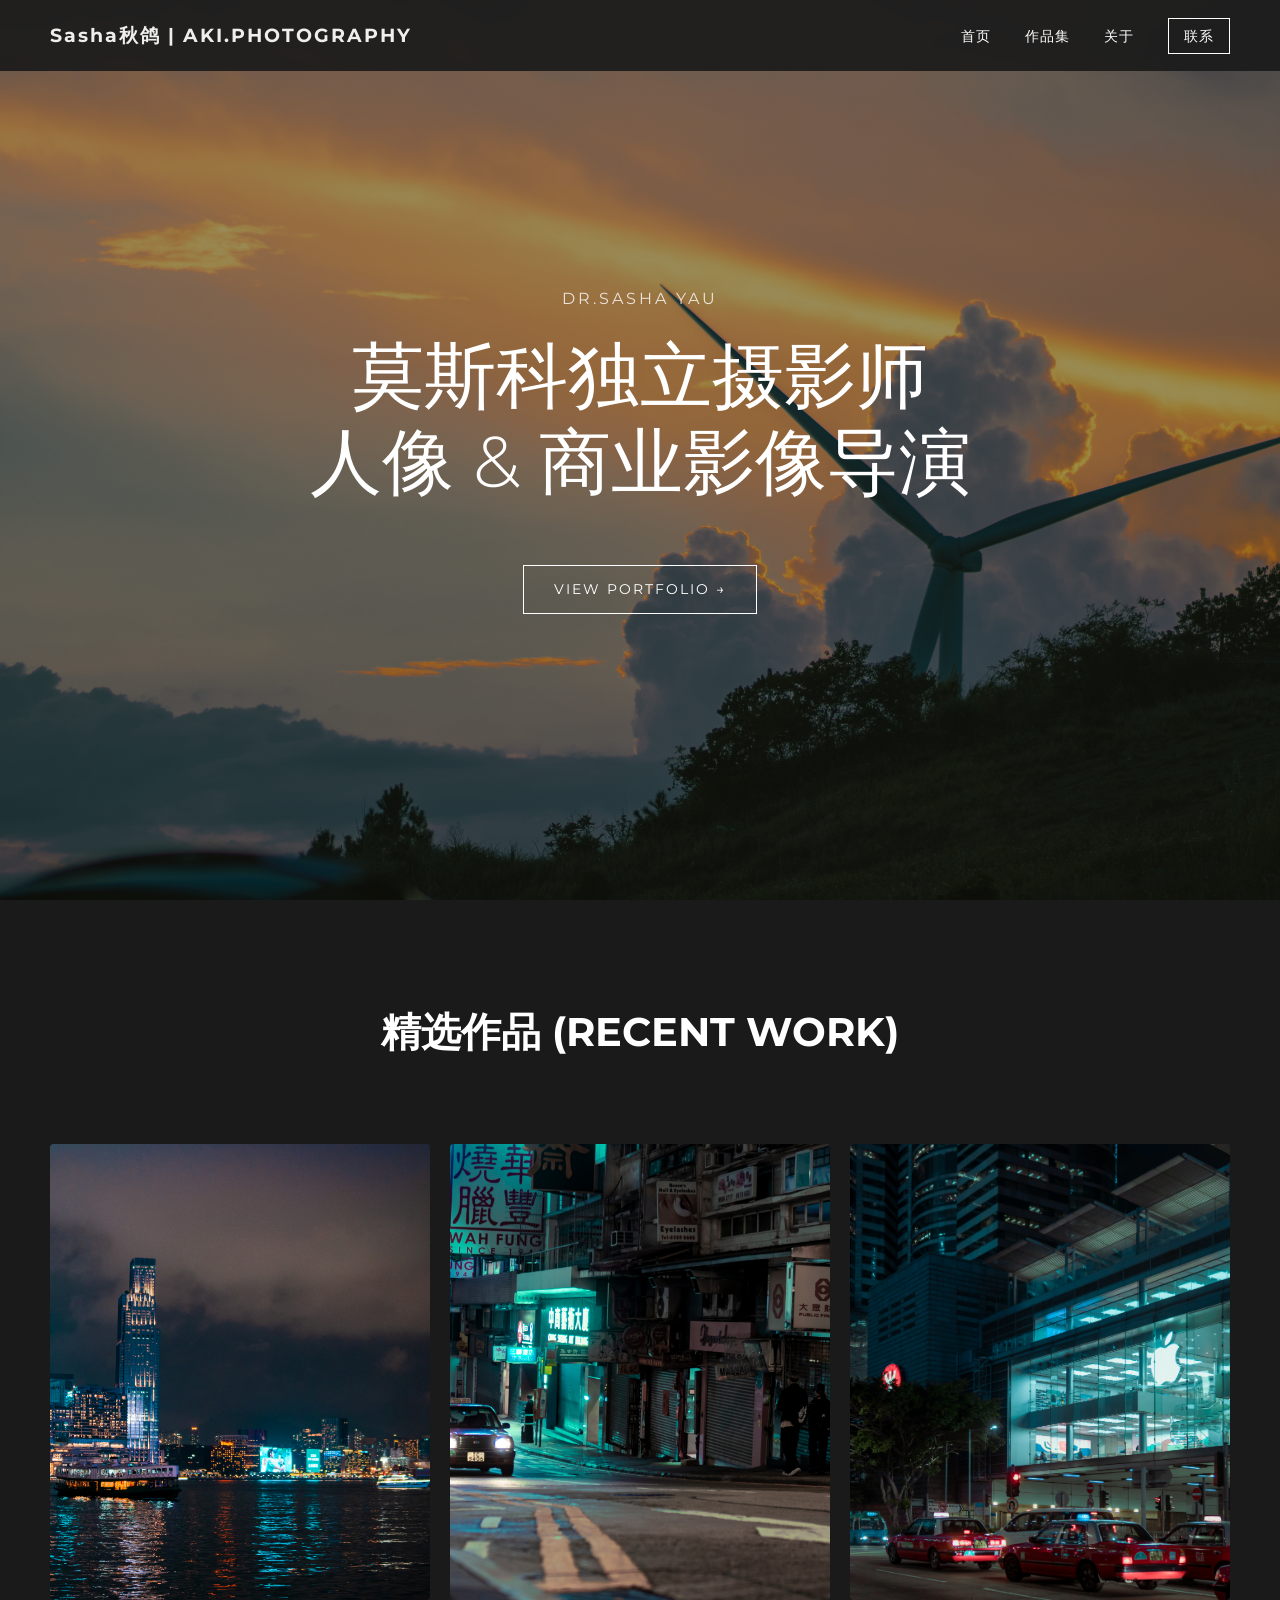
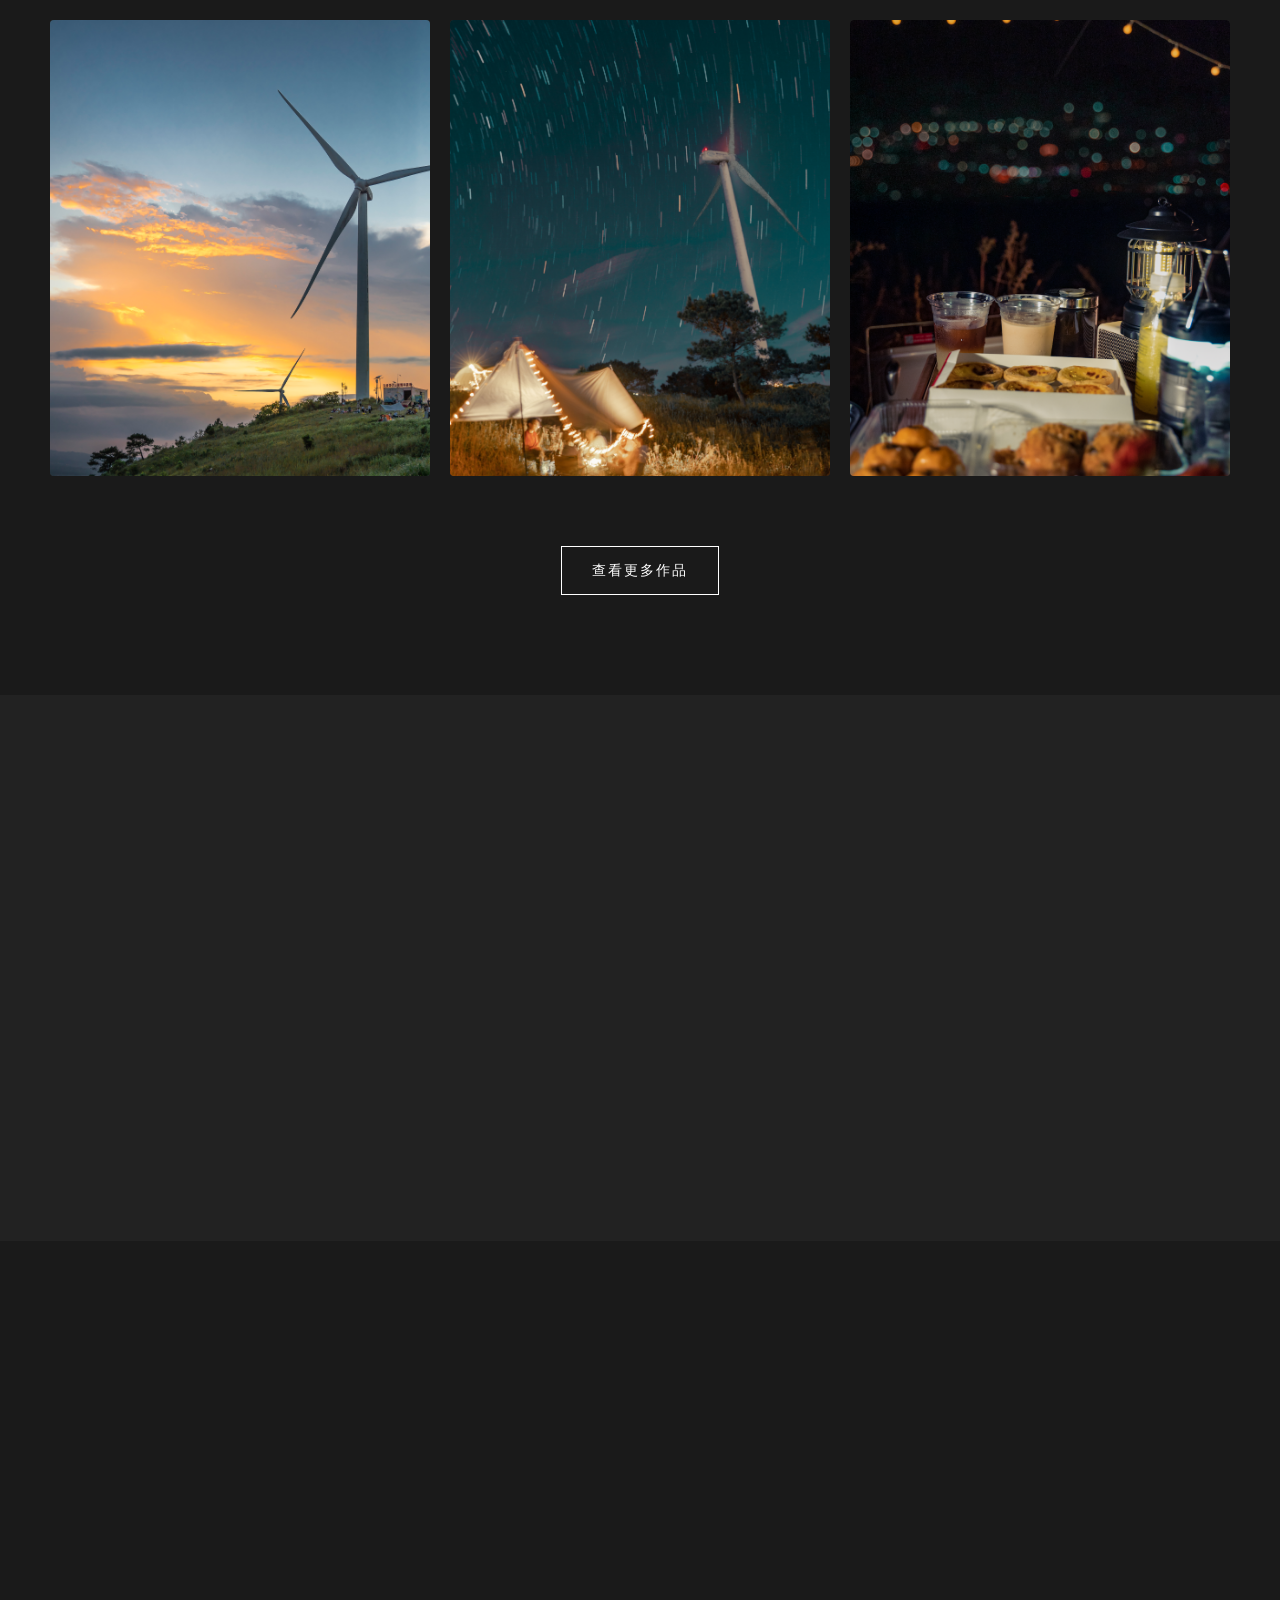
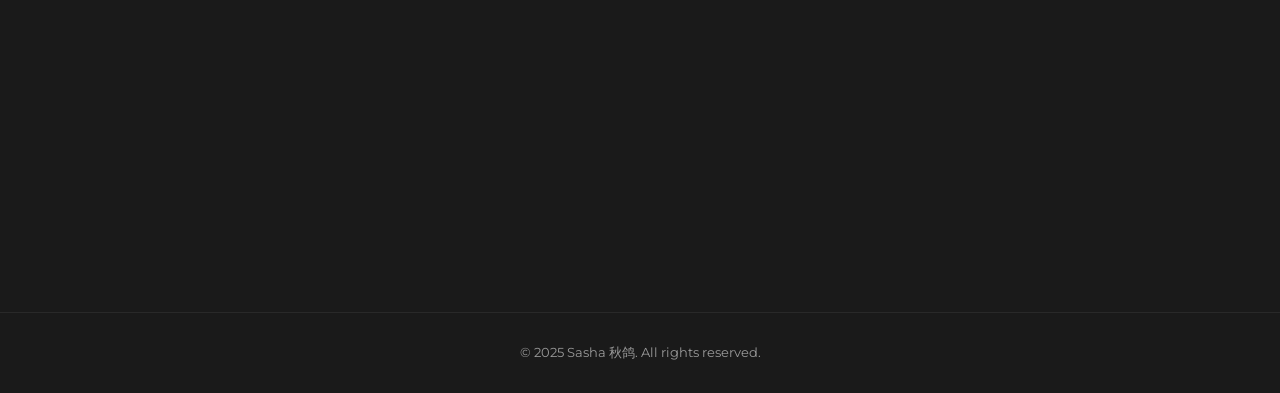
<file: index.html>
<!DOCTYPE html>
<html lang="zh">
<head>
    <meta charset="UTF-8">
    <meta name="viewport" content="width=device-width, initial-scale=1.0">
    <title>Sasha 秋鸽 - 莫斯科人像摄影师 & 导演</title>
    <link rel="stylesheet" href="style.css">
    <link href="https://fonts.googleapis.com/css2?family=Montserrat:wght@300;400;700&display=swap" rel="stylesheet">
</head>
<body>

    <header class="header">
        <div class="logo">Sasha秋鸽 | AKI.PHOTOGRAPHY</div>
        <nav class="nav">
            <a href="#home">首页</a>
            <a href="#portfolio">作品集</a>
            <a href="#about">关于</a>
            <a href="#contact" class="contact-btn">联系</a>
        </nav>
    </header>

    <section id="home" class="hero-section fade-in">
        <div class="hero-content">
            <p class="subtitle">DR.SASHA YAU</p>
            <h1 class="main-title">
                莫斯科独立摄影师
                <br>
                人像 & 商业影像导演
            </h1>
            <a href="#portfolio" class="cta-button animate-scale">VIEW PORTFOLIO →</a>
        </div>
    </section>

    <section id="portfolio" class="portfolio-section">
        <h2 class="section-title slide-up">精选作品 (RECENT WORK)</h2>

        <div class="grid-container">
            <div class="grid-item zoom-in"><img src="images/portrait_1.jpg" alt="人像作品 1"></div>
            <div class="grid-item zoom-in"><img src="images/commercial_2.jpg" alt="商业作品 2"></div>
            <div class="grid-item zoom-in"><img src="images/portrait_3.jpg" alt="人像作品 3"></div>
            <div class="grid-item zoom-in"><img src="images/event_4.jpg" alt="活动作品 4"></div>
            <div class="grid-item zoom-in"><img src="images/commercial_5.jpg" alt="商业作品 5"></div>
            <div class="grid-item zoom-in"><img src="images/portrait_6.jpg" alt="人像作品 6"></div>
        </div>
        <a href="#" class="cta-button animate-scale load-more-btn">查看更多作品</a>
    </section>

    <section id="about" class="about-section">
        <div class="about-content">
            <h2 class="section-title slide-up">关于 Sasha 秋鸽</h2>
            <p class="intro-text fade-in-delay">
                莫斯科国立大学博士在读，定居于莫斯科，拥有超过10年的专业摄影经验。
            </p>
            <div class="bio-details">
                <div class="detail-item slide-left">
                    <h3>商业影像经验</h3>
                    <p>作为影像导演和摄影师，曾为华为和vivo，oppo拍摄广告片，擅长将品牌故事融入光影叙事。</p>
                </div>
                <div class="detail-item slide-left">
                    <h3>人像摄影成就</h3>
                    <p>专注于人像摄影，其作品风格细腻且富有情感张力。曾为中国驻俄罗斯大使馆完成官方人像拍摄任务。</p>
                </div>
                <div class="detail-item slide-left">
                    <h3>坐标与背景</h3>
                    <p>目前在莫斯科深耕，将东西方美学融入创作。她的作品是古典底蕴与现代技术的完美结合。</p>
                </div>
            </div>
        </div>
    </section>

    <section id="contact" class="contact-section">
        <h2 class="section-title slide-up">开始您的专属拍摄</h2>

        <div class="contact-grid">
            <div class="contact-item fade-in-delay">
                <h3>📮 邮箱联系</h3>
                <p>最正式的合作请通过邮件沟通，我会在 24 小时内回复。</p>
                <a href="mailto:Sasha.Qiuge@example.com">qiutr@mail.ru</a>
            </div>

            <div class="contact-item fade-in-delay">
                <h3>💌 社交媒体</h3>
                <p>分享日常与灵感，欢迎在小红书关注我。</p>
                <a href="https://xiaohongshu.com/SashaQiuge" target="_blank" class="social-link">
                     小红书主页
                </a>
            </div>

            <div class="contact-item fade-in-delay">
                <h3>💼 企业微信</h3>
                <p>扫码添加企业微信，获取定制化商业拍摄方案。</p>
                <div class="qr-code-placeholder"></div>
            </div>
        </div>
    </section>

    <footer class="footer">
        <p>© 2025 Sasha 秋鸽. All rights reserved.</p>
    </footer>

    <script>
        const observer = new IntersectionObserver(entries => {
            entries.forEach(entry => {
                if (entry.isIntersecting) {
                    entry.target.classList.add('visible');
                }
            });
        }, { threshold: 0.1 });

        document.querySelectorAll('.slide-up, .slide-left, .fade-in, .fade-in-delay, .zoom-in').forEach(el => {
            observer.observe(el);
        });
    </script>
</body>
</html>
</file>
<file: style.css>
/* 基础设置 */
:root {
    --primary-color: #ffffff; /* 主色：白色 */
    --secondary-color: #cccccc; /* 次要色：浅灰色 */
    --accent-color: #C8996C; /* 强调色：金色/铜色 */
    --dark-bg: #1a1a1a; /* 深色背景 */
    --text-color: #eeeeee;
    --font-family: 'Montserrat', sans-serif;
    scroll-behavior: smooth;
}

* {
    margin: 0;
    padding: 0;
    box-sizing: border-box;
}

body {
    font-family: var(--font-family);
    background-color: var(--dark-bg);
    color: var(--text-color);
    line-height: 1.6;
}

a {
    color: var(--primary-color);
    text-decoration: none;
    transition: color 0.3s ease, opacity 0.3s ease;
}

a:hover {
    color: var(--accent-color);
}

/* 头部和导航栏 */
.header {
    display: flex;
    justify-content: space-between;
    align-items: center;
    padding: 20px 50px;
    position: fixed;
    width: 100%;
    z-index: 1000;
    background-color: rgba(26, 26, 26, 0.9); /* 半透明背景 */
    backdrop-filter: blur(5px);
}

.logo {
    font-size: 1.2rem;
    font-weight: 700;
    letter-spacing: 2px;
}

.nav a {
    margin-left: 30px;
    font-size: 0.9rem;
    font-weight: 400;
    text-transform: uppercase;
    letter-spacing: 1px;
}

.contact-btn {
    border: 1px solid var(--primary-color);
    padding: 8px 15px;
    transition: background-color 0.3s ease;
}

.contact-btn:hover {
    background-color: var(--accent-color);
    border-color: var(--accent-color);
}

/* 英雄区 - 大图背景和文字 */
.hero-section {
    height: 100vh;
    display: flex;
    justify-content: center;
    align-items: center;
    text-align: center;
    /* 确认这里的路径是正确的，例如 images/hero_bg.jpg */
    background: url('images/hero_bg.jpg') no-repeat center center/cover;
    background-color: #333;
    color: var(--primary-color);
    position: relative;
    overflow: hidden;
}

.hero-section::before {
    content: "";
    position: absolute;
    top: 0;
    left: 0;
    right: 0;
    bottom: 0;
    background: rgba(0, 0, 0, 0.4);
}

.hero-content {
    z-index: 10;
}

.subtitle {
    font-size: 1rem;
    letter-spacing: 3px;
    opacity: 0.8;
}

.main-title {
    font-size: 4.5rem;
    font-weight: 300;
    margin: 20px 0 40px;
    line-height: 1.2;
}

.cta-button {
    display: inline-block;
    padding: 12px 30px;
    border: 1px solid var(--primary-color);
    font-size: 0.9rem;
    letter-spacing: 2px;
    margin-top: 20px;
}

.cta-button:hover {
    background-color: var(--primary-color);
    color: var(--dark-bg);
}

/* 作品集网格 */
.portfolio-section {
    padding: 100px 50px;
    text-align: center;
}

.section-title {
    font-size: 2.5rem;
    font-weight: 700;
    margin-bottom: 80px;
    color: var(--primary-color);
}

.grid-container {
    display: grid;
    grid-template-columns: repeat(auto-fit, minmax(300px, 1fr));
    gap: 20px;
    max-width: 1200px;
    margin: 0 auto 50px;
}

/* --- 🌟 关键修改区域：添加高度以显示图片 🌟 --- */
.grid-item {
    overflow: hidden;
    position: relative;
    cursor: pointer;

    /* 采用纵横比容器技巧 (例如：3:4 的纵向人像比例) */
    /* 这样宽度变化时，高度也会相应变化，保持比例 */
    padding-bottom: 120%; /* 设置高度为宽度的 120% */
    height: 0; /* 必须设置为 0 */
    background-color: #333; /* 在图片加载前作为占位符 */
    border-radius: 4px;
}

.grid-item img {
    /* 确保图片绝对定位，以填充 padding-bottom 撑开的区域 */
    position: absolute;
    top: 0;
    left: 0;
    width: 100%;
    height: 100%;
    object-fit: cover;
    display: block;
    transition: transform 0.6s ease;
}

.grid-item:hover img {
    transform: scale(1.05);
    opacity: 0.8;
}

/* 关于摄影师 */
.about-section {
    padding: 100px 50px;
    background-color: #222;
    text-align: center;
}

.about-content {
    max-width: 1000px;
    margin: 0 auto;
}

.intro-text {
    font-size: 1.2rem;
    margin-bottom: 50px;
}

.bio-details {
    display: flex;
    justify-content: space-between;
    gap: 40px;
    text-align: left;
}

.detail-item h3 {
    color: var(--accent-color);
    margin-bottom: 15px;
}

/* 联系方式 */
.contact-section {
    padding: 100px 50px;
    text-align: center;
}

.contact-grid {
    display: grid;
    grid-template-columns: repeat(auto-fit, minmax(280px, 1fr));
    gap: 40px;
    max-width: 1000px;
    margin: 0 auto;
}

.contact-item {
    background-color: #222;
    padding: 30px;
    border-radius: 5px;
    text-align: center;
}

.contact-item h3 {
    margin-bottom: 15px;
    color: var(--accent-color);
}

.social-link {
    display: block;
    margin-top: 10px;
    font-weight: 700;
}

.qr-code-placeholder {
    /* 移除 background-color，因为现在用的是图片 */
    height: 150px;
    width: 150px;
    /* background-color: #333; */
    margin: 20px auto 0;
    display: flex;
    justify-content: center;
    align-items: center;
    font-size: 0.8rem;
}

/* 页脚 */
.footer {
    padding: 30px 50px;
    text-align: center;
    background-color: var(--dark-bg);
    border-top: 1px solid #333;
    font-size: 0.8rem;
    opacity: 0.6;
}

/* --- 基础过渡动画 CSS --- */

/* 默认隐藏状态 */
.slide-up, .slide-left, .fade-in, .fade-in-delay, .zoom-in {
    opacity: 0;
    transition: opacity 1s ease-out, transform 1s ease-out;
    transform: translateY(20px); /* 默认向下移动，实现向上滑入效果 */
}

/* 动画触发状态 */
.slide-up.visible, .fade-in.visible, .fade-in-delay.visible, .zoom-in.visible {
    opacity: 1;
    transform: translateY(0);
}

.slide-left.visible {
    opacity: 1;
    transform: translateX(0);
}

/* 延迟动画 */
.fade-in-delay:nth-child(2) { transition-delay: 0.1s; }
.fade-in-delay:nth-child(3) { transition-delay: 0.2s; }
.fade-in-delay:nth-child(4) { transition-delay: 0.3s; }

/* 网格缩放动画 */
.zoom-in {
    transform: scale(0.95);
}
.zoom-in.visible {
    transform: scale(1);
}

/* 按钮悬停动画 */
.animate-scale {
    transition: transform 0.3s ease;
}

.animate-scale:hover {
    transform: scale(1.05);
}
</file>
